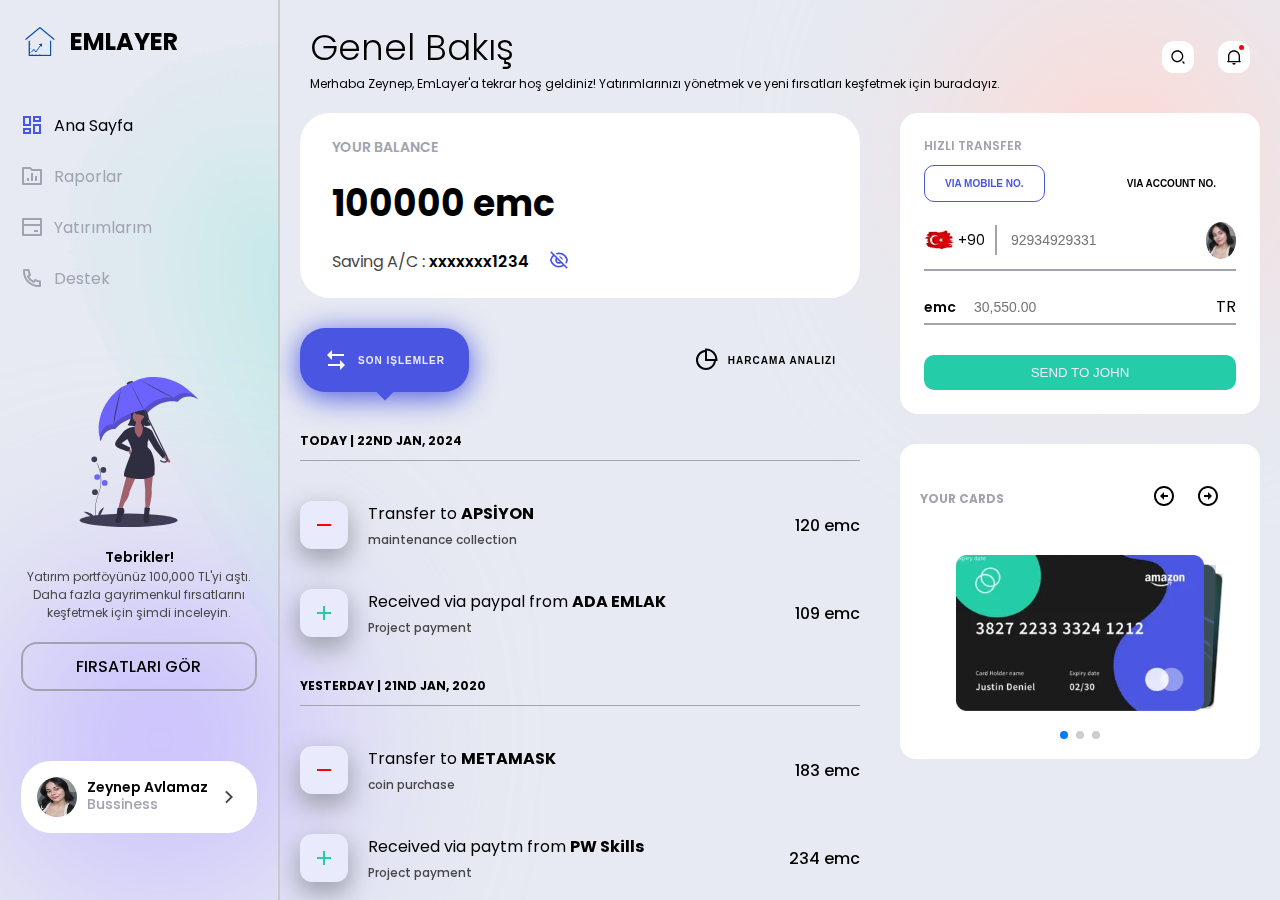
<file: EMLAYER/promotional site/wallet/index.html>
<!DOCTYPE html>
<html lang="en">

<head>
    <meta charset="UTF-8">
    <meta http-equiv="X-UA-Compatible" content="IE=edge">
    <meta name="viewport" content="width=device-width, initial-scale=1.0">
    <title>EMLAYER</title>

    <meta name="title" content="manage your finance with us">
    <meta name="description"
        content="Finpay finance dashboard. all in one. manage everything using over superfast web app">
    <meta name="keywords" content="Finpay,finance,dashboards,finance website">
    <meta name="robots" content="index, follow">
    <meta http-equiv="Content-Type" content="text/html; charset=utf-8">
    <meta name="language" content="English">
    <meta name="revisit-after" content="30 days">
    <meta name="author" content="shyam Tala">

    <!-- favicons -->
    <link rel="apple-touch-icon" sizes="57x57" href="./images/favicons/logo.png">
    <link rel="apple-touch-icon" sizes="60x60" href="./images/favicons/logo.png">
    <link rel="apple-touch-icon" sizes="72x72" href="./images/favicons/logo.png">
    <link rel="apple-touch-icon" sizes="76x76" href="./images/favicons/logo.png">
    <link rel="apple-touch-icon" sizes="114x114" href="./images/favicons/logo.png">
    <link rel="apple-touch-icon" sizes="120x120" href="./images/favicons/logo.png">
    <link rel="apple-touch-icon" sizes="144x144" href="./images/favicons/logo.png">
    <link rel="apple-touch-icon" sizes="152x152" href="./images/favicons/logo.png">
    <link rel="apple-touch-icon" sizes="180x180" href="./images/favicons/logo.png">
    <link rel="icon" type="image/png" sizes="192x192" href="./images/favicons/logo.png">
    <link rel="icon" type="image/png" sizes="32x32" href="./images/favicons/logo.png">
    <link rel="icon" type="image/png" sizes="96x96" href="./images/favicons/logo.png">
    <link rel="icon" type="image/png" sizes="16x16" href="./images/favicons/logo.png">
    <meta name="theme-color" content="#4a56e2">

    <!-- Link Swiper's CSS -->
    <link rel="stylesheet" href="https://cdn.jsdelivr.net/npm/swiper/swiper-bundle.min.css" />

    <!-- stlyesheet -->
    <link rel="stylesheet" href="./style.css">
</head>

<body class="light">

    <div class="container">

        <nav class="sidebar" id="sidebar">

            <!-- close btn for responsive sidebar -->
            <button id="btn_close">
                <svg xmlns="http://www.w3.org/2000/svg" viewBox="0 0 24 24" width="16" height="16">
                    <path fill="none" d="M0 0h24v24H0z" />
                    <path
                        d="M12 10.586l4.95-4.95 1.414 1.414-4.95 4.95 4.95 4.95-1.414 1.414-4.95-4.95-4.95 4.95-1.414-1.414 4.95-4.95-4.95-4.95L7.05 5.636z" />
                </svg>
            </button>

            <div class="logo">
                <img src="./images/logo.webp" alt="">
                <span>EMLAYER</span>
            </div>

            <!-- menubar -->
            <div class="nav_links">

                <a href="#" class="nav_link active" aria-label="overview">
                    <div class="nav_link_icon">
                        <svg xmlns="http://www.w3.org/2000/svg" viewBox="0 0 24 24" width="24" height="24">
                            <path fill="none" d="M0 0h24v24H0z" />
                            <path class="icon"
                                d="M13 21V11h8v10h-8zM3 13V3h8v10H3zm6-2V5H5v6h4zM3 21v-6h8v6H3zm2-2h4v-2H5v2zm10 0h4v-6h-4v6zM13 3h8v6h-8V3zm2 2v2h4V5h-4z" />
                        </svg>
                    </div>

                    <div class="nav_link_text">
                        Ana Sayfa
                    </div>
                </a>

                <a href="#" class="nav_link" aria-label="reports">
                    <div class="nav_link_icon">
                        <svg xmlns="http://www.w3.org/2000/svg" viewBox="0 0 24 24" width="24" height="24">
                            <path fill="none" d="M0 0h24v24H0z" />
                            <path class="icon"
                                d="M12.414 5H21a1 1 0 0 1 1 1v14a1 1 0 0 1-1 1H3a1 1 0 0 1-1-1V4a1 1 0 0 1 1-1h7.414l2 2zM4 5v14h16V7h-8.414l-2-2H4zm7 4h2v8h-2V9zm4 3h2v5h-2v-5zm-8 2h2v3H7v-3z" />
                        </svg>
                    </div>

                    <div class="nav_link_text">
                        raporlar
                    </div>
                </a>

                <a href="#" class="nav_link" aria-label="cards">
                    <div class="nav_link_icon">
                        <svg xmlns="http://www.w3.org/2000/svg" viewBox="0 0 24 24" width="24" height="24">
                            <path fill="none" d="M0 0h24v24H0z" />
                            <path class="icon"
                                d="M3 3h18a1 1 0 0 1 1 1v16a1 1 0 0 1-1 1H3a1 1 0 0 1-1-1V4a1 1 0 0 1 1-1zm17 8H4v8h16v-8zm0-2V5H4v4h16zm-6 6h4v2h-4v-2z" />
                        </svg>
                    </div>

                    <div class="nav_link_text">
                        Yatırımlarım
                    </div>
                </a>

                <a href="#" class="nav_link" aria-label="support help">
                    <div class="nav_link_icon">
                        <svg xmlns="http://www.w3.org/2000/svg" viewBox="0 0 24 24" width="24" height="24">
                            <path fill="none" d="M0 0h24v24H0z" />
                            <path class="icon"
                                d="M9.366 10.682a10.556 10.556 0 0 0 3.952 3.952l.884-1.238a1 1 0 0 1 1.294-.296 11.422 11.422 0 0 0 4.583 1.364 1 1 0 0 1 .921.997v4.462a1 1 0 0 1-.898.995c-.53.055-1.064.082-1.602.082C9.94 21 3 14.06 3 5.5c0-.538.027-1.072.082-1.602A1 1 0 0 1 4.077 3h4.462a1 1 0 0 1 .997.921A11.422 11.422 0 0 0 10.9 8.504a1 1 0 0 1-.296 1.294l-1.238.884zm-2.522-.657l1.9-1.357A13.41 13.41 0 0 1 7.647 5H5.01c-.006.166-.009.333-.009.5C5 12.956 11.044 19 18.5 19c.167 0 .334-.003.5-.01v-2.637a13.41 13.41 0 0 1-3.668-1.097l-1.357 1.9a12.442 12.442 0 0 1-1.588-.75l-.058-.033a12.556 12.556 0 0 1-4.702-4.702l-.033-.058a12.442 12.442 0 0 1-.75-1.588z" />
                        </svg>
                    </div>

                    <div class="nav_link_text">
                        Destek
                    </div>
                </a>

            </div>

            <!-- life cover advertisement section -->
            <div class="life_cover_offer">
                <img src="./images/women.svg" alt="" />
                <div class="life_cover_text">
                    <p class="title">Tebrikler!</p>
                    <p class="desc">Yatırım portföyünüz 100,000 TL'yi aştı. Daha fazla gayrimenkul fırsatlarını keşfetmek için şimdi inceleyin.</p>
                </div>
                <a href="#" aria-label="grab offer">FIRSATLARI GÖR</a>
            </div>

            <!-- profile button -->
            <div class="profile">
                <div class="img_with_name">
                    <img src="./images/profile_pic.webp" alt="">
                    <div class="profile_text">
                        <p class="name">zeynep avlamaz</p>
                        <p class="occupation">Bussiness</p>
                    </div>
                </div>
                <svg xmlns="http://www.w3.org/2000/svg" viewBox="0 0 24 24" width="24" height="24">
                    <path fill="none" d="M0 0h24v24H0z" />
                    <path class="icon" d="M13.172 12l-4.95-4.95 1.414-1.414L16 12l-6.364 6.364-1.414-1.414z" />
                </svg>
            </div>

        </nav>

        <section class="main_content">

            <div class="topbar">

                <button id="menu_btn">
                    <svg xmlns="http://www.w3.org/2000/svg" viewBox="0 0 24 24" width="16" height="16">
                        <path fill="none" d="M0 0h24v24H0z" />
                        <path d="M3 4h18v2H3V4zm0 7h12v2H3v-2zm0 7h18v2H3v-2z" /></svg>
                </button>
                <div class="overview_text">
                    <p class="title">Genel Bakış</p>
                    <p class="desc">Merhaba Zeynep, EmLayer'a tekrar hoş geldiniz! Yatırımlarınızı yönetmek ve yeni fırsatları keşfetmek için buradayız.</p>
                </div>

                <div class="topbar_icons">
                    <a href="#" aria-label="search things" class="topbar_icon">
                        <svg xmlns="http://www.w3.org/2000/svg" viewBox="0 0 24 24" width="16" height="16">
                            <path fill="none" d="M0 0h24v24H0z" />
                            <path
                                d="M11 2c4.968 0 9 4.032 9 9s-4.032 9-9 9-9-4.032-9-9 4.032-9 9-9zm0 16c3.867 0 7-3.133 7-7 0-3.868-3.133-7-7-7-3.868 0-7 3.132-7 7 0 3.867 3.132 7 7 7zm8.485.071l2.829 2.828-1.415 1.415-2.828-2.829 1.414-1.414z" />
                        </svg>
                    </a>

                    <a href="#" aria-label="notification bell" class="topbar_icon alert">
                        <svg xmlns="http://www.w3.org/2000/svg" viewBox="0 0 24 24" width="16" height="16">
                            <path fill="none" d="M0 0h24v24H0z" />
                            <path
                                d="M22 20H2v-2h1v-6.969C3 6.043 7.03 2 12 2s9 4.043 9 9.031V18h1v2zM5 18h14v-6.969C19 7.148 15.866 4 12 4s-7 3.148-7 7.031V18zm4.5 3h5a2.5 2.5 0 1 1-5 0z" />
                        </svg>
                    </a>
                </div>
            </div>

            <section>

                <main>
                    <div class="overview_text">
                        <p class="title">Genel Bakış</p>
                        <p class="desc">Merhaba Zeynep, EmLayer'a tekrar hoş geldiniz! Yatırımlarınızı yönetmek ve yeni fırsatları keşfetmek için buradayız.</p>
                    </div>

                    <div class="bank_balance_card">
                        <p>your balance</p>
                        <p class="balance">100000 emc</p>
                        <div class="account_no">
                            <span>Saving A/C : <span class="no">xxxxxxx1234</span></span>
                            <button class="view_account_no" aria-label="show_ac">
                                <img src="./images/eye-off-line.svg" alt="">
                            </button>
                        </div>
                    </div>

                    <div class="button_group">
                        <button class="r_transaction" aria-label="show_transaction">
                            <svg xmlns="http://www.w3.org/2000/svg" viewBox="0 0 24 24" width="24" height="24">
                                <path fill="none" d="M0 0h24v24H0z" />
                                <path d="M16 16v-4l5 5-5 5v-4H4v-2h12zM8 2v3.999L20 6v2H8v4L3 7l5-5z"
                                    fill="rgba(255,255,255,1)" />
                            </svg>
                            <span>son işlemler</span>
                        </button>

                        <button class="s_analysis" aria-label="show_analysis">
                            <svg xmlns="http://www.w3.org/2000/svg" viewBox="0 0 24 24" width="24" height="24">
                                <path fill="none" d="M0 0h24v24H0z" />
                                <path class="icon"
                                    d="M11 .543c.33-.029.663-.043 1-.043C18.351.5 23.5 5.649 23.5 12c0 .337-.014.67-.043 1h-1.506c-.502 5.053-4.766 9-9.951 9-5.523 0-10-4.477-10-10 0-5.185 3.947-9.449 9-9.95V.542zM11 13V4.062A8.001 8.001 0 0 0 12 20a8.001 8.001 0 0 0 7.938-7H11zm10.448-2A9.503 9.503 0 0 0 13 2.552V11h8.448z" />
                            </svg>
                            <span>harcama analizi</span>
                        </button>

                    </div>

                    <div class="transaction_info">

                        <div class="transaction_date">
                            Today | 22nd jan, 2024
                        </div>

                        <div class="transaction_data">
                            <div class="get_send_money">
                                <span class="icon">
                                    <svg xmlns="http://www.w3.org/2000/svg" viewBox="0 0 24 24" width="24" height="24">
                                        <path fill="none" d="M0 0h24v24H0z" />
                                        <path d="M5 11h14v2H5z" fill="rgba(255,0,0,1)" />
                                    </svg>
                                </span>
                                <div class="trasaction_details">
                                    <p class="transaction_metadata">Transfer to <span>APSİYON</span></p>
                                    <p>maintenance collection</p>
                                </div>
                            </div>

                            <p class="transaction_value">120 emc</p>
                        </div>

                        <div class="transaction_data">
                            <div class="get_send_money">
                                <span class="icon">
                                    <svg xmlns="http://www.w3.org/2000/svg" viewBox="0 0 24 24" width="24" height="24">
                                        <path fill="none" d="M0 0h24v24H0z" />
                                        <path d="M11 11V5h2v6h6v2h-6v6h-2v-6H5v-2z" fill="#24cca7" /></svg>
                                </span>
                                <div class="trasaction_details">
                                    <p class="transaction_metadata">Received via paypal from <span>ADA EMLAK</span></p>
                                    <p>Project payment</p>
                                </div>
                            </div>

                            <p class="transaction_value">109 emc</p>
                        </div>

                    </div>

                    <div class="transaction_info">

                        <div class="transaction_date">
                            Yesterday | 21nd jan, 2020
                        </div>

                        <div class="transaction_data">
                            <div class="get_send_money">
                                <span class="icon">
                                    <svg xmlns="http://www.w3.org/2000/svg" viewBox="0 0 24 24" width="24" height="24">
                                        <path fill="none" d="M0 0h24v24H0z" />
                                        <path d="M5 11h14v2H5z" fill="rgba(255,0,0,1)" />
                                    </svg>
                                </span>
                                <div class="trasaction_details">
                                    <p class="transaction_metadata">Transfer to <span>METAMASK</span></p>
                                    <p>coin purchase</p>
                                </div>
                            </div>

                            <p class="transaction_value">183 emc</p>
                        </div>

                        <div class="transaction_data">
                            <div class="get_send_money">
                                <span class="icon">
                                    <svg xmlns="http://www.w3.org/2000/svg" viewBox="0 0 24 24" width="24" height="24">
                                        <path fill="none" d="M0 0h24v24H0z" />
                                        <path d="M11 11V5h2v6h6v2h-6v6h-2v-6H5v-2z" fill="#24cca7" /></svg>
                                </span>
                                <div class="trasaction_details">
                                    <p class="transaction_metadata">Received via paytm from <span>PW skills</span></p>
                                    <p>Project payment</p>
                                </div>
                            </div>

                            <p class="transaction_value">234 emc</p>
                        </div>

                    </div>

                    <button class="show_more" aria-label="show_more">
                        <svg xmlns="http://www.w3.org/2000/svg" viewBox="0 0 24 24" width="24" height="24">
                            <path fill="none" d="M0 0h24v24H0z" />
                            <path d="M12 13.172l4.95-4.95 1.414 1.414L12 16 5.636 9.636 7.05 8.222z" /></svg>
                    </button>

                </main>

                <aside>

                    <div class="transfer_money_section">
                        <p class="title">hızlı transfer</p>
                        <div class="button_group">
                            <button class="via_no" aria-label="via_no">via mobile no.</button>
                            <button class="via_ac" aria-label="via_ac">via account no.</button>
                        </div>

                        <form onsubmit="return mySubmitFunction(event)">
                            <div class="phone_no_info">
                                <label for="phone_no"><img src="./images/turkey.png" alt="">&nbsp;+90 </label>
                                <input type="number" name="phone_no" id="phone_no" placeholder="92934929331">
                                <img src="./images/profile_pic.webp" alt="">
                            </div>

                            <div class="amount">
                                <div>
                                    <label for="ruppes">emc</label>
                                    <input type="number" name="phone_no" id="rupees" placeholder="30,550.00">
                                </div>
                                <span>TR</span>
                            </div>

                            <input type="submit" value="send to john" />
                        </form>
                    </div>

                    <div class="cards">
                        <div class="title_with_button">
                            <p class="title">your cards</p>
                            <div class="sliber_controller">

                                <div class="swipe_next">
                                    <svg xmlns="http://www.w3.org/2000/svg" viewBox="0 0 24 24" width="24" height="24">
                                        <path fill="none" d="M0 0h24v24H0z" />
                                        <path
                                            d="M12 2c5.52 0 10 4.48 10 10s-4.48 10-10 10S2 17.52 2 12 6.48 2 12 2zm0 18c4.42 0 8-3.58 8-8s-3.58-8-8-8-8 3.58-8 8 3.58 8 8 8zm0-9h4v2h-4v3l-4-4 4-4v3z" />
                                    </svg>
                                </div>

                                <div class="swipe_previous">
                                    <svg xmlns="http://www.w3.org/2000/svg" viewBox="0 0 24 24" width="24" height="24">
                                        <path fill="none" d="M0 0h24v24H0z" />
                                        <path
                                            d="M12 11V8l4 4-4 4v-3H8v-2h4zm0-9c5.52 0 10 4.48 10 10s-4.48 10-10 10S2 17.52 2 12 6.48 2 12 2zm0 18c4.42 0 8-3.58 8-8s-3.58-8-8-8-8 3.58-8 8 3.58 8 8 8z" />
                                    </svg>
                                </div>
                            </div>
                        </div>

                        <div class="swiper mySwiper">
                            <div class="swiper-wrapper">
                                <div class="swiper-slide"><img src="./images/card1.webp" alt=""></div>
                                <div class="swiper-slide"><img src="./images/card2.webp" alt=""></div>
                                <div class="swiper-slide"><img src="./images/card3.webp" alt=""></div>
                            </div>
                        </div>
                        <div class="swiper-page"></div>
                    </div>

                </aside>

            </section>
        </section>
    </div>


    <!-- Swiper JS -->
    <script src="https://cdn.jsdelivr.net/npm/swiper/swiper-bundle.min.js"></script>

    <!-- Initialize Swiper -->
    <script>
        var swiper = new Swiper(".mySwiper", {
            effect: "cards",
            grabCursor: true,
            navigation: {
                nextEl: ".swipe_next",
                prevEl: ".swipe_previous",
            },
            pagination: {
                el: ".swiper-page",
                clickable: true,
            },
        });
    </script>

    <!-- script file -->
    <script src="./main.js"></script>
</body>

</html>
</file>
<file: EMLAYER/promotional site/wallet/style.css>
@import url('https://fonts.googleapis.com/css2?family=Poppins:wght@100;200;300;400;500;600;700&display=swap');

.light {

    /* font-family */
    --font-poppins: 'Poppins', sans-serif;
    --font-arial:'arial';

    /* text color */
    --text-black: #000000;
    --text-white: #e9eafc;
    --text-grey: #a1a3af;
    --text-dark-grey: #464646;
    --text-primary: #4a56e2;

    /* button color */
    --btn-primary: #4a56e2;
    --btn-secondary: #24cca7;

    /* background-circles */
    --bg: #e7eaf2;
    --bg-circle-1: #ffd8d1;
    --bg-circle-2: #c5b9ff;
}

* {
    margin: 0;
    padding: 0;
    box-sizing: border-box;
    text-decoration: none;
    border: none;
}

::-webkit-scrollbar {
    display: none;
}

body {
    position: relative;
    width: 100%;
    max-height: 100vh;
    background: var(--bg);
    z-index: -3;
    overflow: hidden;
}

body::after {
    content: '';
    position: absolute;
    top: 0%;
    right: 0%;
    /* transform: translate(20%, -10%); */
    width: 320px;
    height: 320px;
    border-radius: 50%;
    background: var(--bg-circle-1);
    filter: blur(100px);
    z-index: -2;
}

body::before {
    content: '';
    position: absolute;
    bottom: 0%;
    left: 0%;
    /* transform: translate(-20%, 10%); */
    width: 320px;
    height: 320px;
    border-radius: 50%;
    background: var(--bg-circle-2);
    filter: blur(100px);
    z-index: -1;
}

.container {
    position: relative;
    width: 100vw;
    min-height: 100vh;
    overflow-x: hidden;
    overflow-y: hidden;
    display: grid;
    grid-template-columns: 280px 1fr;
    z-index: 10;
}

nav {
    position: relative;
    width: 280px;
    max-height: 100vh;
    overflow-x: hidden;
    overflow-y: scroll;
    background: url('./images/bg2.png');
    background-attachment: fixed;
    background-size: 100%;
    background-repeat: no-repeat;
    background-position-y: 20%;
    background-position-x: 20%;
    border-right: 2px solid rgba(195, 195, 195, 0.8);
    font-family: var(--font-poppins);
    z-index: 99;
}

nav.sidebar #btn_close {
    position: absolute;
    top: 20px;
    right: 20px;
    display: none;
    place-content: center;
    padding: 8px;
    background: #ffffff;
    border-radius: 8px;
}

/* code for open responsive sidebar */

nav .logo {
    width: 100%;
    display: flex;
    align-items: center;
    gap: 10px;
    padding: 20px 20px;
}

nav .logo img {
    width: 40px;
    height: 43px;
}

nav .logo span {
    font-weight: 700;
    font-size: 24px;
}


/* nav links */

.nav_links {
    margin-top: 20px;
    width: 100%;
}

.nav_links a.nav_link {
    display: flex;
    gap: 10px;
    padding: 10px 20px;
    color: var(--text-grey);
    font-size: 16px;
    text-transform: capitalize;
    transition: hover 1s ease;
}


a.nav_link svg .icon {
    fill: var(--text-grey);
}

.nav_links a.nav_link:hover .nav_link_text,
.nav_links a.active .nav_link_text {
    color: var(--text-black);
}

.nav_links a.nav_link:hover svg .icon,
.nav_links a.active svg .icon {
    fill: var(--btn-primary);
}

.life_cover_offer {
    margin-top: 70px;
    display: flex;
    flex-direction: column;
    align-items: center;
    width: 100%;
}

.life_cover_offer img {
    width: 130px;
    height: 150px;
}

.life_cover_offer .life_cover_text {
    padding-inline: 20px;
    margin-top: 20px;
}

.life_cover_text p.title {
    font-size: 14px;
    color: var(--text-black);
    font-weight: 600;
    text-align: center;
}

.life_cover_text p.desc {
    font-size: 12px;
    color: var(--text-dark-grey);
    font-weight: 400;
    text-align: center;
}

.life_cover_offer a {
    margin-top: 20px;
    margin-inline: 20px;
    width: 85%;
    padding: 10px 20px;
    color: var(--text-black);
    border: 2px solid var(--text-grey);
    border-radius: 16px;
    text-transform: capitalize;
    text-align: center;
    font-weight: 500;
    transition: 1s ease;
}

.life_cover_offer a:hover {
    background: var(--btn-primary);
    color: var(--text-white);
    border: 2px solid var(--btn-primary);
    box-shadow: 0px 2px 10px 2px var(--btn-primary);
}

.profile {
    margin-top: 70px;
    margin-bottom: 20px;
    margin-inline: auto;
    display: flex;
    align-items: center;
    justify-content: space-between;
    width: 85%;
    padding: 16px;
    background: #ffffff;
    border-radius: 30px;
    transition: 1s ease;
    cursor: pointer;
}

.profile .img_with_name {
    display: flex;
    align-items: center;
    justify-content: space-between;
    gap: 10px;
}

.profile .img_with_name img {
    width: 40px;
    height: 40px;
    border-radius: 50%;
}

.profile .img_with_name p.name {
    color: var(--text-black);
    font-weight: 600;
    text-transform: capitalize;
    line-height: 14px;
    font-size: 14px;
}

.profile .img_with_name p.occupation {
    color: var(--text-grey);
    text-transform: capitalize;
    font-size: 14px;
    font-weight: 500;
}

.profile .icon {
    fill: var(--text-dark-grey);
}


.profile:hover {
    background: var(--btn-secondary);
    box-shadow: 0px 2px 10px 2px var(--btn-secondary);
}

.profile:hover .icon {
    fill: var(--text-white);
}

.profile:hover .img_with_name p.name {
    color: var(--text-white);
}

.profile:hover .img_with_name p.occupation {
    color: var(--text-white);
}

/* --------x-------------sidebar ended------------x-----------x---- */


/* content section */
section.main_content {
    width: 100%;
    height: 100vh;
    display: grid;
    grid-template-rows: auto 1fr;
    overflow-x: hidden;
    overflow-y: scroll;
    background: transparent;
}

section.main_content .topbar {
    width: 100%;
    padding: 20px 30px;
    display: flex;
    align-items: center;
    justify-content: space-between;
    font-family: var(--font-poppins);
}

.topbar #menu_btn {
    width: 32px;
    height: 32px;
    display: none;
    place-items: center;
    background: #ffffff;
    padding: 8px;
    border-radius: 12px;
}

.topbar .overview_text p.title {
    font-size: 36px;
    font-weight: 300;
}

.topbar .overview_text p.desc {
    font-size: 12px;
    font-weight: 400;
}

.topbar .topbar_icons {
    display: flex;
    align-items: center;
    justify-content: center;
    gap: 24px;
}

.topbar .topbar_icons a {
    display: grid;
    place-items: center;
    padding: 8px;
    border-radius: 12px;
    background: #ffffff;
}

.topbar .topbar_icons a.alert {
    position: relative;
}

.topbar .topbar_icons a.alert::after {
    content: '';
    position: absolute;
    top: 15%;
    right: 20%;
    width: 5px;
    height: 5px;
    border-radius: 50%;
    background: #ff0000;
}

main .overview_text {
    display: none;
}

section.main_content section {
    display: grid;
    grid-template-columns: 1fr 400px;
    font-family: var(--font-poppins);
}

section.main_content section main {
    width: 100%;
    padding-inline: 20px;
}

main .bank_balance_card {
    background: #ffffff;
    padding: 24px 32px;
    display: flex;
    flex-direction: column;
    gap: 18px;
    border-radius: 30px;
}

.bank_balance_card p:first-child {
    font-size: 14px;
    font-weight: 600;
    color: var(--text-grey);
    text-transform: uppercase;
}

.bank_balance_card p.balance {
    font-size: 36px;
    font-weight: 700;
}

.bank_balance_card .account_no {
    display: flex;
    align-items: center;
    gap: 20px;
}

.bank_balance_card .account_no span {
    color: var(--text-dark-grey);
}

.bank_balance_card .account_no span>span.no {
    color: var(--text-black);
    font-weight: 600;
}

.bank_balance_card .account_no button {
    background: transparent;
}

main .button_group {
    margin-top: 30px;
    display: flex;
    align-items: center;
    justify-content: space-between;
    flex-wrap: nowrap;
}

main .button_group button {
    display: flex;
    align-items: center;
    justify-content: center;
    gap: 10px;
    font-size: 10px;
    letter-spacing: 1px;
    font-weight: 700;
    text-transform: uppercase;
    padding: 20px 24px;
    cursor: pointer;
    background: transparent;
}

main .button_group .r_transaction {
    position: relative;
    background: var(--btn-primary);
    border-radius: 25px;
    color: var(--text-white);
    box-shadow: 0px 5px 30px 0px var(--btn-primary);
}

main .button_group .r_transaction::before {
    content: '';
    position: absolute;
    top: 100%;
    left: 50%;
    width: 12px;
    height: 12px;
    background: var(--btn-primary);
    transform: translate(-50%, -50%) rotate(45deg);
    z-index: -1;
}

main .button_group .r_transaction:hover {
    background: var(--btn-secondary);
    box-shadow: 0px 5px 30px 0px var(--btn-secondary);

}

main .button_group .r_transaction:hover::before {

    content: '';
    position: absolute;
    top: 100%;
    left: 50%;
    width: 12px;
    height: 12px;
    background: var(--btn-secondary);
    transform: translate(-50%, -50%) rotate(45deg);
    z-index: -1;
}

main .button_group .s_analysis:hover {
    background: var(--btn-secondary);
    color: var(--text-white);
    border-radius: 25px;
    box-shadow: 0px 5px 30px 0px var(--btn-secondary);
}

main .button_group .s_analysis:hover .icon {
    fill: var(--text-white);
}

main .transaction_info {
    margin-top: 40px;
}

main .transaction_info .transaction_date {
    color: var(--text-black);
    text-transform: uppercase;
    padding-bottom: 10px;
    font-size: 12px;
    font-weight: 700;
    border-bottom: 1px solid var(--text-grey);
    margin-bottom: 24px;
}

.transaction_info .transaction_data {
    margin-block: 40px;
    display: flex;
    align-items: center;
    justify-content: space-between;
}

.transaction_data .get_send_money {
    display: flex;
    align-items: center;
    gap: 20px;
}

.get_send_money span.icon {
    display: grid;
    place-content: center;
    padding: 12px;
    background: var(--text-white);
    border-radius: 12px;
    box-shadow: 0px 10px 25px 2px var(--text-grey);
}

.get_send_money .trasaction_details {
    display: flex;
    flex-direction: column;
    gap: 5px;
}

p.transaction_metadata>span {
    text-transform: capitalize;
    font-weight: 700;
}

.get_send_money .trasaction_details p:last-child {
    font-size: 12px;
    color: var(--text-dark-grey);
    font-weight: 500;
}

.transaction_value {
    font-weight: 500;
}



.show_more {
    width: 100%;
    background: transparent;
    animation: up_down 1.5s linear infinite;
}

@keyframes up_down {

    0%,
    100% {
        transform: translateY(50%);
    }

    50% {
        transform: translateY(0%);
    }
}

/*-------x------------- main end----------x------------- */

/* aside section started */

section.main_content section aside {
    padding-inline: 20px;
    font-family: var(--font-poppins);
}

aside .transfer_money_section {
    padding: 14px 24px;
    background: #ffffff;
    border-radius: 18px;
}

.transfer_money_section p.title {
    margin-top: 10px;
    color: var(--text-grey);
    font-size: 12px;
    font-weight: 600;
    text-transform: uppercase;
}

.transfer_money_section .button_group {
    margin-top: 10px;
    display: flex;
    flex-wrap: no-wrap;
    align-items: center;
    justify-content: space-between;
}

.transfer_money_section .button_group button {
    padding: 12px 20px;
    background: transparent;
    border-radius: 10px;
    font-size: 10px;
    font-weight: 700;
    text-transform: uppercase;
    cursor: pointer;
    transition: .6s ease;
}

.button_group button.via_no {
    color: var(--text-primary);
    border: 1px solid var(--text-primary);
}

.button_group button.via_no:hover,
.button_group button.via_ac:hover {
    background: var(--btn-primary);
    color: var(--text-white);
}

.transfer_money_section form {
    margin-top: 20px;
}

.transfer_money_section form .phone_no_info {
    display: flex;
    align-items: center;
    justify-content: space-between;
    border-bottom: 2px solid var(--text-grey);
    padding-bottom: 10px;
}

.transfer_money_section form .phone_no_info label {
    display: flex;
    align-items: center;
    justify-content: space-between;
    padding-right: 10px;
    border-right: 2px solid var(--text-grey);
    font-size: 14px;
}

.transfer_money_section form .phone_no_info input[type="number"] {
    width: 100%;
    font-size: 14px;
    padding: 8px 14px;
    border: none;
    outline: none;
    caret-color: var(--text-primary);
}

.transfer_money_section form .phone_no_info input[type="number"]::placeholder {
    font-size: 14px;
}

.transfer_money_section form .phone_no_info input[type="number"]::-webkit-inner-spin-button {
    display: none;
}

form .phone_no_info label img {
    width: 20px;
}

.transfer_money_section form .phone_no_info img {
    width: 30px;
    border-radius: 50%;
}

form .amount {
    margin-top: 20px;
    display: flex;
    align-items: center;
    justify-content: space-between;
    border-bottom: 2px solid var(--text-grey);
}

.amount label {
    font-size: 14px;
    font-weight: 600;
}

.amount input[type="number"] {
    font-size: 14px;
    padding: 8px 14px;
    border: none;
    outline: none;
    caret-color: var(--text-primary);
}

.amount input[type="number"]::placeholder {
    font-size: 14px;
}

.amount input[type="number"]::-webkit-inner-spin-button {
    display: none;
}


form input[type="submit"] {
    cursor: pointer;
    margin-top: 30px;
    margin-bottom: 10px;
    background-color: var(--btn-secondary);
    text-transform: uppercase;
    font-weight: 500;
    color: var(--text-white);
    border-radius: 10px;
    display: block;
    width: 100%;
    padding: 10px 20px;
    transition: .6 s ease;
}

form input[type="submit"]:hover {
    background: var(--btn-primary);
}

.cards {
    margin-top: 30px;
    background: #ffffff;
    padding: 20px 20px;
    border-radius: 16px;
}

.cards .title_with_button {
    display: flex;
    align-items: center;
    justify-content: space-between;
}

.sliber_controller {
    padding: 20px;
    display: flex;
    gap: 20px;
}

.cards .title_with_button p.title {
    font-size: 12px;
    color: var(--text-grey);
    font-weight: 700;
    text-transform: uppercase;
}

/* card slider or swiper code */
.swiper {
    padding: 20px;
    width: 90%;
}

.swiper-slide {
    display: flex;
    align-items: center;
    justify-content: center;
    font-size: 22px;
    font-weight: bold;
    color: #fff;
}

.swiper-slide img {
    width: 100%;
}

.swiper-page {
    width: 100%;
    display: flex;
    align-items: center;
    justify-content: center;
}


/* add responsive query */

@media screen and (max-width:1150px) {
    .container {
        grid-template-columns: 1fr;
    }

    nav.sidebar {
        position: absolute;
        background: url('./images/bg2.png'), rgba(243, 243, 243, 1);
        background-position-x: 0%;
        background-position-y: 70%;
        top: 0%;
        left: -200%;
        transition: 1s ease;
    }

    nav.show_sidebar {
        position: absolute;
        top: 0%;
        left: 0%;
    }

    nav.sidebar #btn_close {
        display: grid;
        cursor: pointer;
    }

    .topbar .overview_text {
        display: none;
    }

    .topbar #menu_btn {
        display: inline;
        cursor: pointer;
    }

    main .overview_text {
        display: flex;
        flex-direction: column;
        padding: 0px 0px 20px 10px;
    }

    main .overview_text p.title {
        font-size: 36px;
        font-weight: 300;
    }

    main .overview_text p.desc {
        font-size: 12px;
        font-weight: 400;
    }
}

/* mobile responsive */

@media screen and (max-width:870px) {
    section.main_content section {
        grid-template-columns: 1fr;
        gap: 30px;
        width: 100%;
        height: auto;
    }

    section.main_content section main {
        /* background: #000; */
        width: 100vw;
        padding-inline: 20px;
    }

    
    aside
    {
        width: 100vw;
        height: auto;
        display: flex;
        flex-direction: column-reverse;
        gap: 30px;
        padding-bottom:30px ;
    }

    .transfer_money_section .button_group
    {
        justify-content: space-evenly;
    }

    .transfer_money_section p.title
    {
        width: 100%;
        text-align: center;
    }

    .cards {
        display: block;
        width: 100%;
    }


    .cards .title_with_button
    {
        justify-content: space-evenly;
    }

}

@media screen and (max-width:546px) {

    .transaction_info .transaction_data {
        width: 95%;
    }



    section.main_content .topbar
    {
        width: 100vw;
    }

    .get_send_money span.icon
    {
        padding: 6px;
    }

    .get_send_money p.transaction_metadata
    {
        font-size: 14px;
    }

    .button_group .r_transaction,.button_group .s_analysis
    {
        padding: 10px 14px;
        font-size: 8px;
        letter-spacing: 1px;
    }


    .sliber_controller
    {
        display: none;
    }

    .title_with_button p.title,.transfer_money_section p.title
    {
        width: 100%;
        text-align: center;
    }

    .cards
    {
        background: transparent;
    }

    nav
    {
        padding-bottom: 50px;
    }

}
</file>
